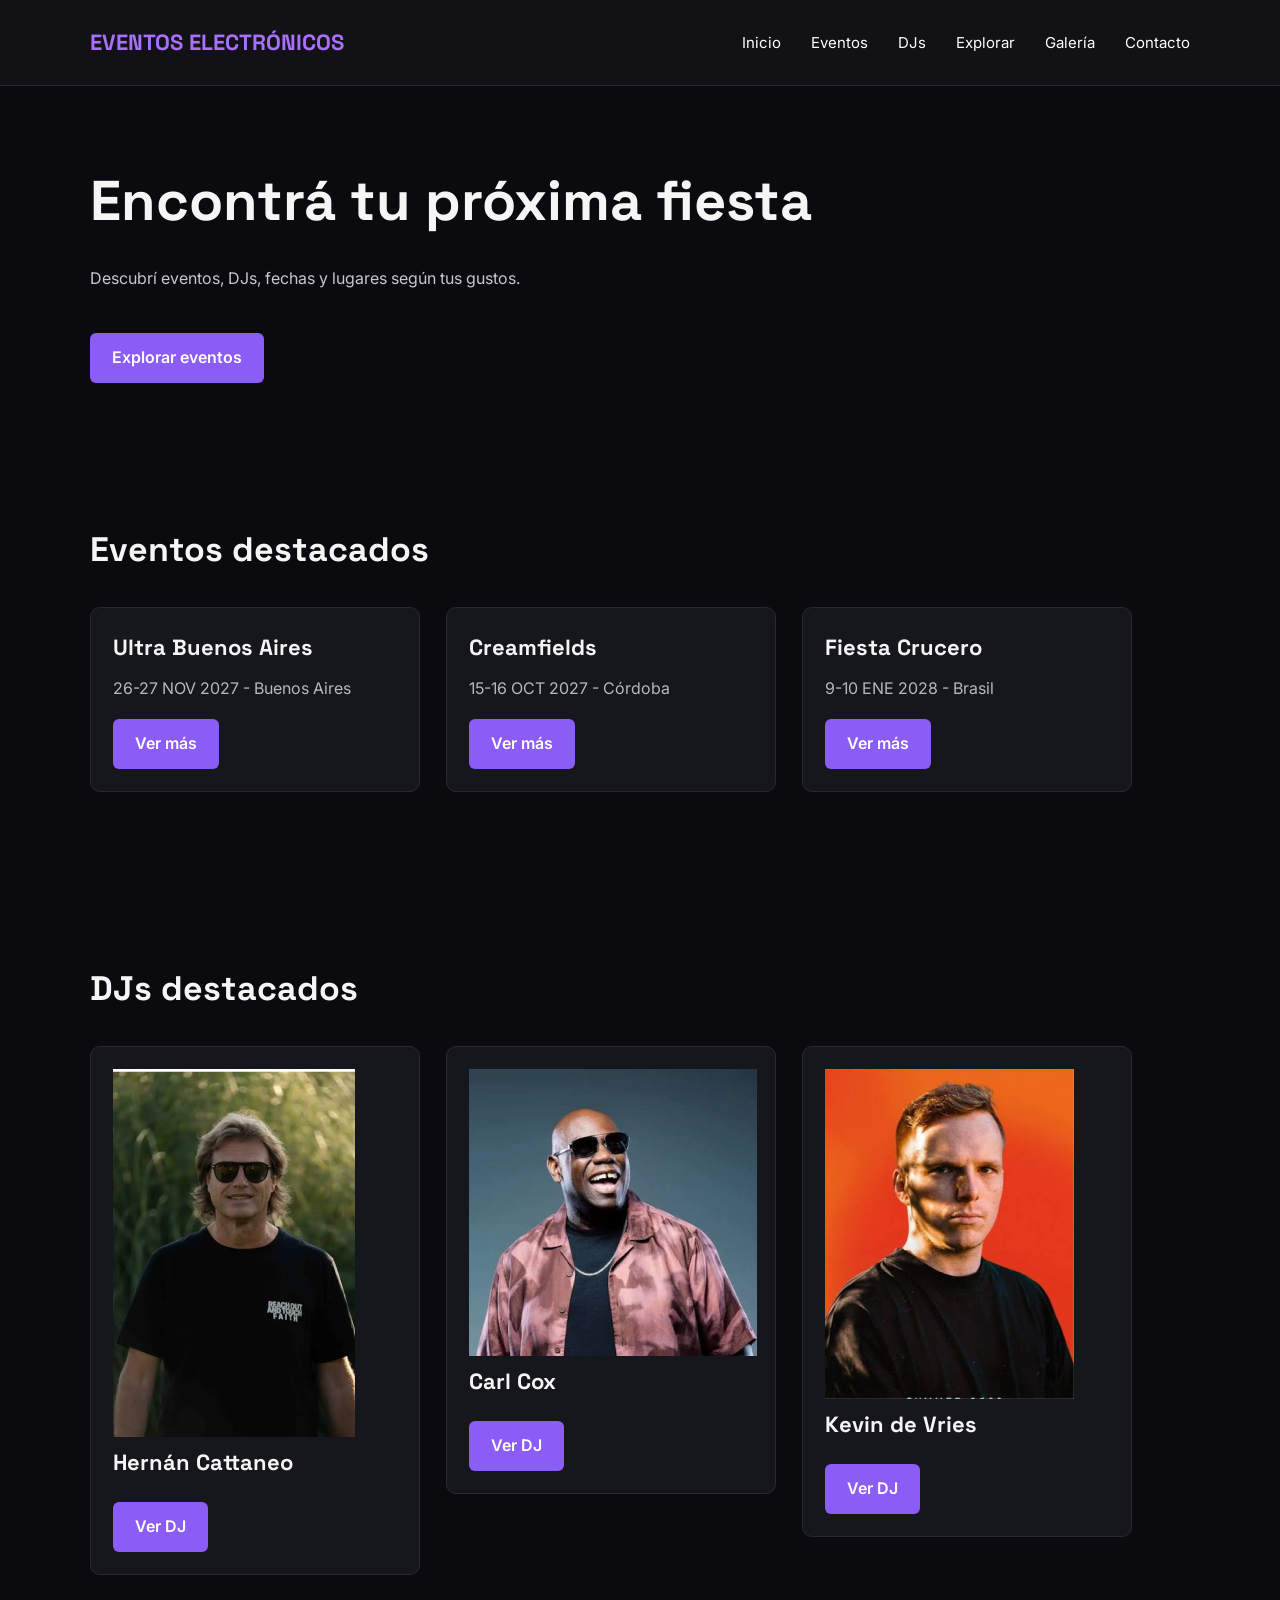
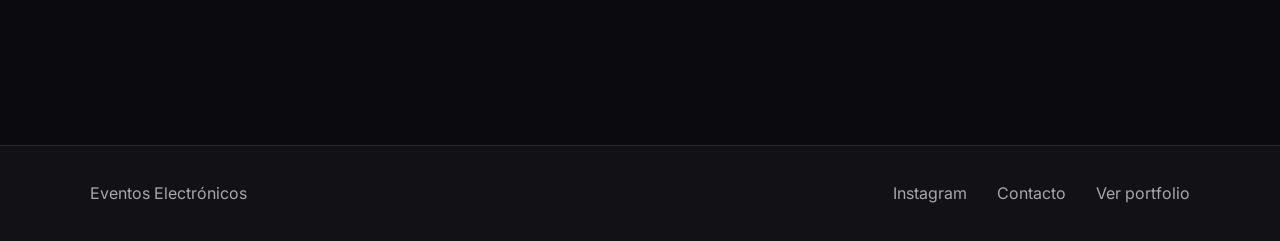
<file: index.html>
<!DOCTYPE html>
<html lang="es">

<head>
    <meta charset="UTF-8">
    <meta name="viewport" content="width=device-width, initial-scale=1.0">

    <title>Inicio | Eventos Electrónicos</title>

    <link rel="stylesheet" href="./css/stylesheet.css">
</head>

<body>

    <header>

        <a href="index.html">EVENTOS ELECTRÓNICOS</a>

        <nav>
            <a href="index.html">Inicio</a>
            <a href="./pages/eventos.html">Eventos</a>
            <a href="./pages/djs.html">DJs</a>
            <a href="./pages/explorar.html">Explorar</a>
            <a href="./pages/galeria.html">Galería</a>
            <a href="./pages/contacto.html">Contacto</a>
        </nav>

    </header>

    <main>

        <section>
            <h1>Encontrá tu próxima fiesta</h1>

            <p>
                Descubrí eventos, DJs, fechas y lugares según tus gustos.
            </p>

            <a href="./pages/eventos.html">Explorar eventos</a>
        </section>


        <section>

            <h2>Eventos destacados</h2>

            <article>
    <h3>Ultra Buenos Aires</h3>
    <p>26-27 NOV 2027 - Buenos Aires</p>
    <a href="./pages/eventos.html">Ver más</a>
</article>

            <article>
    <h3>Creamfields</h3>
    <p>15-16 OCT 2027 - Córdoba</p>
    <a href="./pages/eventos.html">Ver más</a>
</article>

            <article>
    <h3>Fiesta Crucero</h3>
    <p>9-10 ENE 2028 - Brasil</p>
    <a href="./pages/eventos.html">Ver más</a>
</article>
        </section>


        <section>

            <h2>DJs destacados</h2>

            <article>
                <img src="./img/hernan-cattaneo.png" alt="Hernán Cattaneo">
<h3>Hernán Cattaneo</h3>
<a href="./pages/djs.html">Ver DJ</a>
            </article>


            <article>
               <img src="./img/carl-cox.png" alt="Carl Cox">

                <h3>Carl Cox</h3>

                <a href="./pages/djs.html">Ver DJ</a>
            </article>


           <article>
    <img src="./img/kevin-de-vries.png" alt="Kevin de Vries">
    <h3>Kevin de Vries</h3>
    <a href="./pages/djs.html">Ver DJ</a>
         </article>
        </section>

    </main>


   <footer>
    <p>Eventos Electrónicos</p>

    <a href="#">Instagram</a>
    <a href="./pages/contacto.html">Contacto</a>
    <a href="./pages/portfolio.html">Ver portfolio</a>
</footer>
</file>
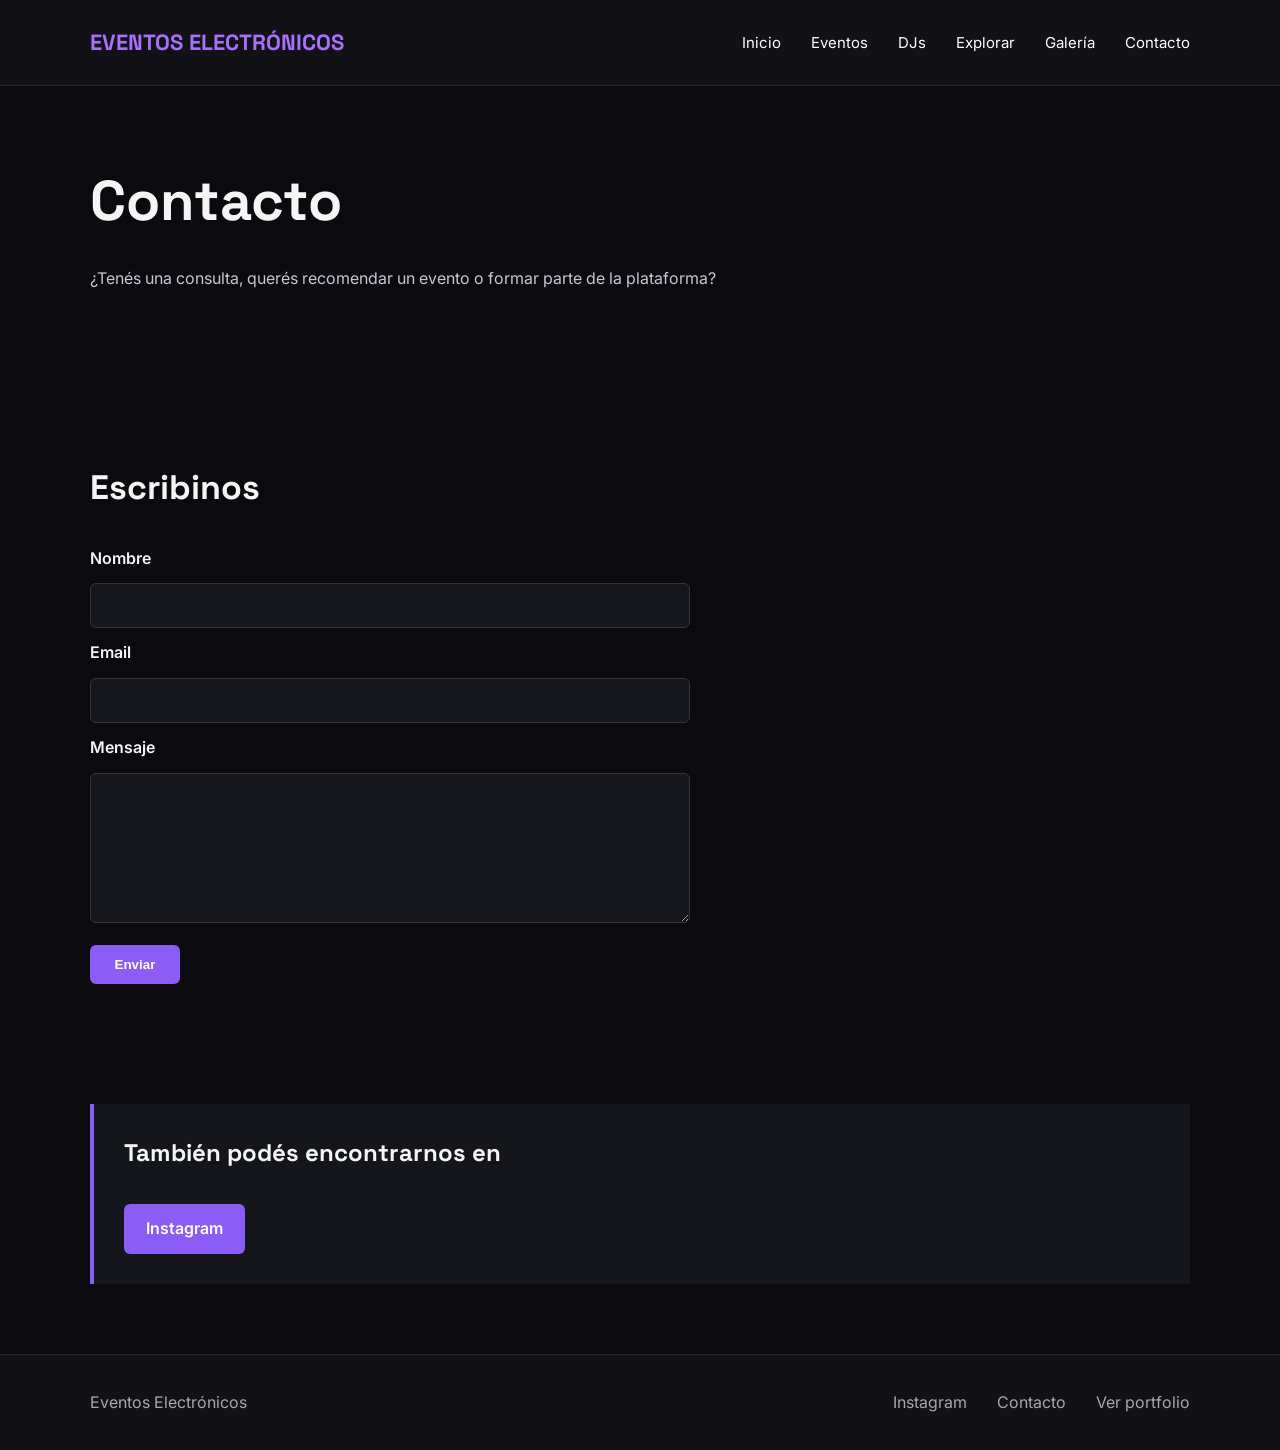
<file: pages/contacto.html>
<!DOCTYPE html>
<html lang="es">

<head>
    <meta charset="UTF-8">
    <meta name="viewport" content="width=device-width, initial-scale=1.0">

    <title>Contacto | Eventos Electrónicos</title>

    <link rel="stylesheet" href="../css/stylesheet.css">
</head>

<body>

    <header>

        <a href="../index.html">EVENTOS ELECTRÓNICOS</a>

        <nav>
            <a href="../index.html">Inicio</a>
            <a href="eventos.html">Eventos</a>
            <a href="djs.html">DJs</a>
            <a href="explorar.html">Explorar</a>
            <a href="galeria.html">Galería</a>
            <a href="contacto.html">Contacto</a>
        </nav>

    </header>

    <main>

        <section>

            <h1>Contacto</h1>

            <p>
                ¿Tenés una consulta, querés recomendar un evento
                o formar parte de la plataforma?
            </p>

        </section>


        <section>

            <h2>Escribinos</h2>

            <form>

                <label for="nombre">Nombre</label>
                <input type="text" id="nombre" name="nombre">

                <label for="email">Email</label>
                <input type="email" id="email" name="email">

                <label for="mensaje">Mensaje</label>
                <textarea id="mensaje" name="mensaje"></textarea>

                <button type="submit">Enviar</button>

            </form>

        </section>


        <aside>

            <h2>También podés encontrarnos en</h2>

            <a href="#">Instagram</a>

        </aside>

    </main>


    <footer>

        <p>Eventos Electrónicos</p>

        <a href="#">Instagram</a>
        <a href="contacto.html">Contacto</a>
        <a href="portfolio.html">Ver portfolio</a>

    </footer>

</body>

</html>
</file>
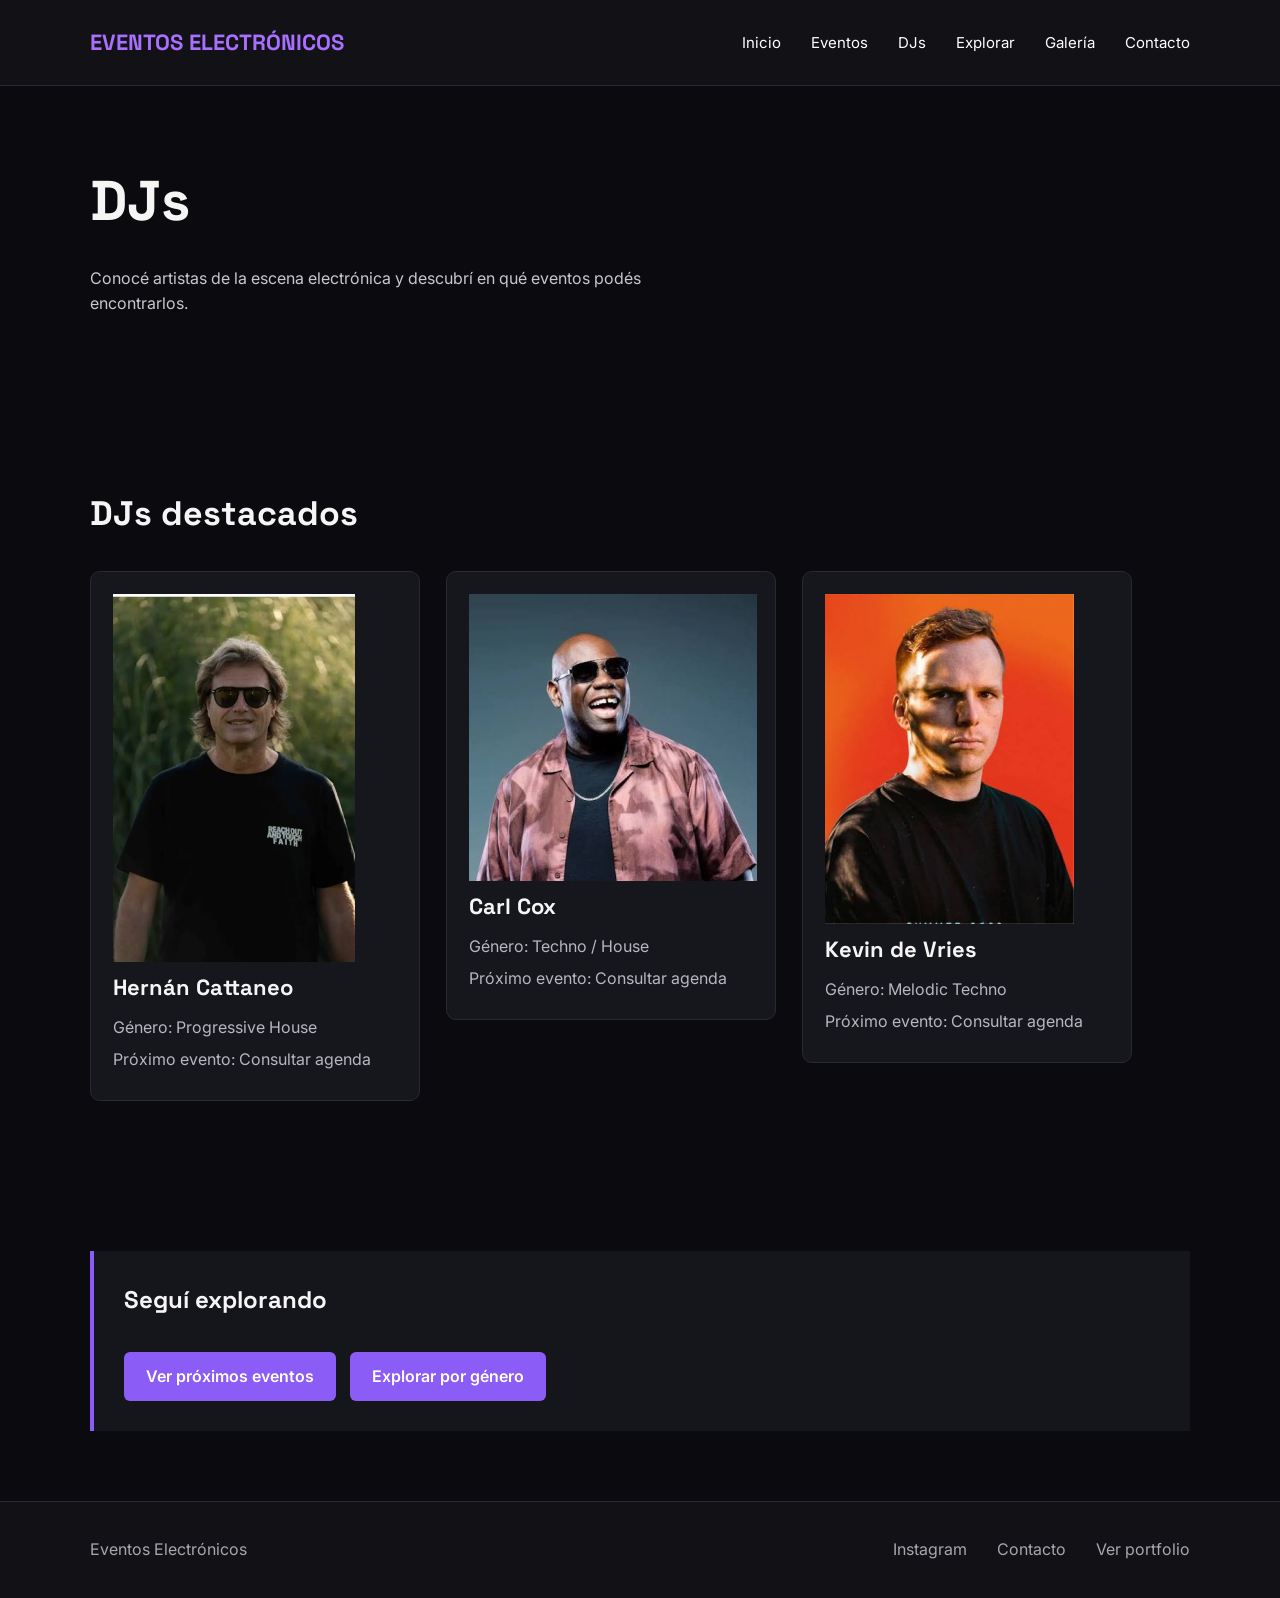
<file: pages/djs.html>
<!DOCTYPE html>
<html lang="es">

<head>
    <meta charset="UTF-8">
    <meta name="viewport" content="width=device-width, initial-scale=1.0">

    <title>DJs | Eventos Electrónicos</title>

    <link rel="stylesheet" href="../css/stylesheet.css">
</head>

<body>

    <header>

        <a href="../index.html">EVENTOS ELECTRÓNICOS</a>

        <nav>
            <a href="../index.html">Inicio</a>
            <a href="eventos.html">Eventos</a>
            <a href="djs.html">DJs</a>
            <a href="explorar.html">Explorar</a>
            <a href="galeria.html">Galería</a>
            <a href="contacto.html">Contacto</a>
        </nav>

    </header>

    <main>

        <section>
            <h1>DJs</h1>

            <p>
                Conocé artistas de la escena electrónica y descubrí
                en qué eventos podés encontrarlos.
            </p>
        </section>


        <section>

            <h2>DJs destacados</h2>

          <article>
    <img src="../img/hernan-cattaneo.png" alt="Hernán Cattaneo">
    <h3>Hernán Cattaneo</h3>
    <p>Género: Progressive House</p>
    <p>Próximo evento: Consultar agenda</p>
          </article>


           <article>
    <img src="../img/carl-cox.png" alt="Carl Cox">
    <h3>Carl Cox</h3>
    <p>Género: Techno / House</p>
    <p>Próximo evento: Consultar agenda</p>
           </article>


           <article>
    <img src="../img/kevin-de-vries.png" alt="Kevin de Vries">
    <h3>Kevin de Vries</h3>
    <p>Género: Melodic Techno</p>
    <p>Próximo evento: Consultar agenda</p>
           </article>
        </section>


        <aside>

            <h2>Seguí explorando</h2>

            <a href="eventos.html">Ver próximos eventos</a>
            <a href="explorar.html">Explorar por género</a>

        </aside>

    </main>


    <footer>

        <p>Eventos Electrónicos</p>

        <a href="#">Instagram</a>
        <a href="contacto.html">Contacto</a>
        <a href="portfolio.html">Ver portfolio</a>

    </footer>

</body>

</html>
</file>
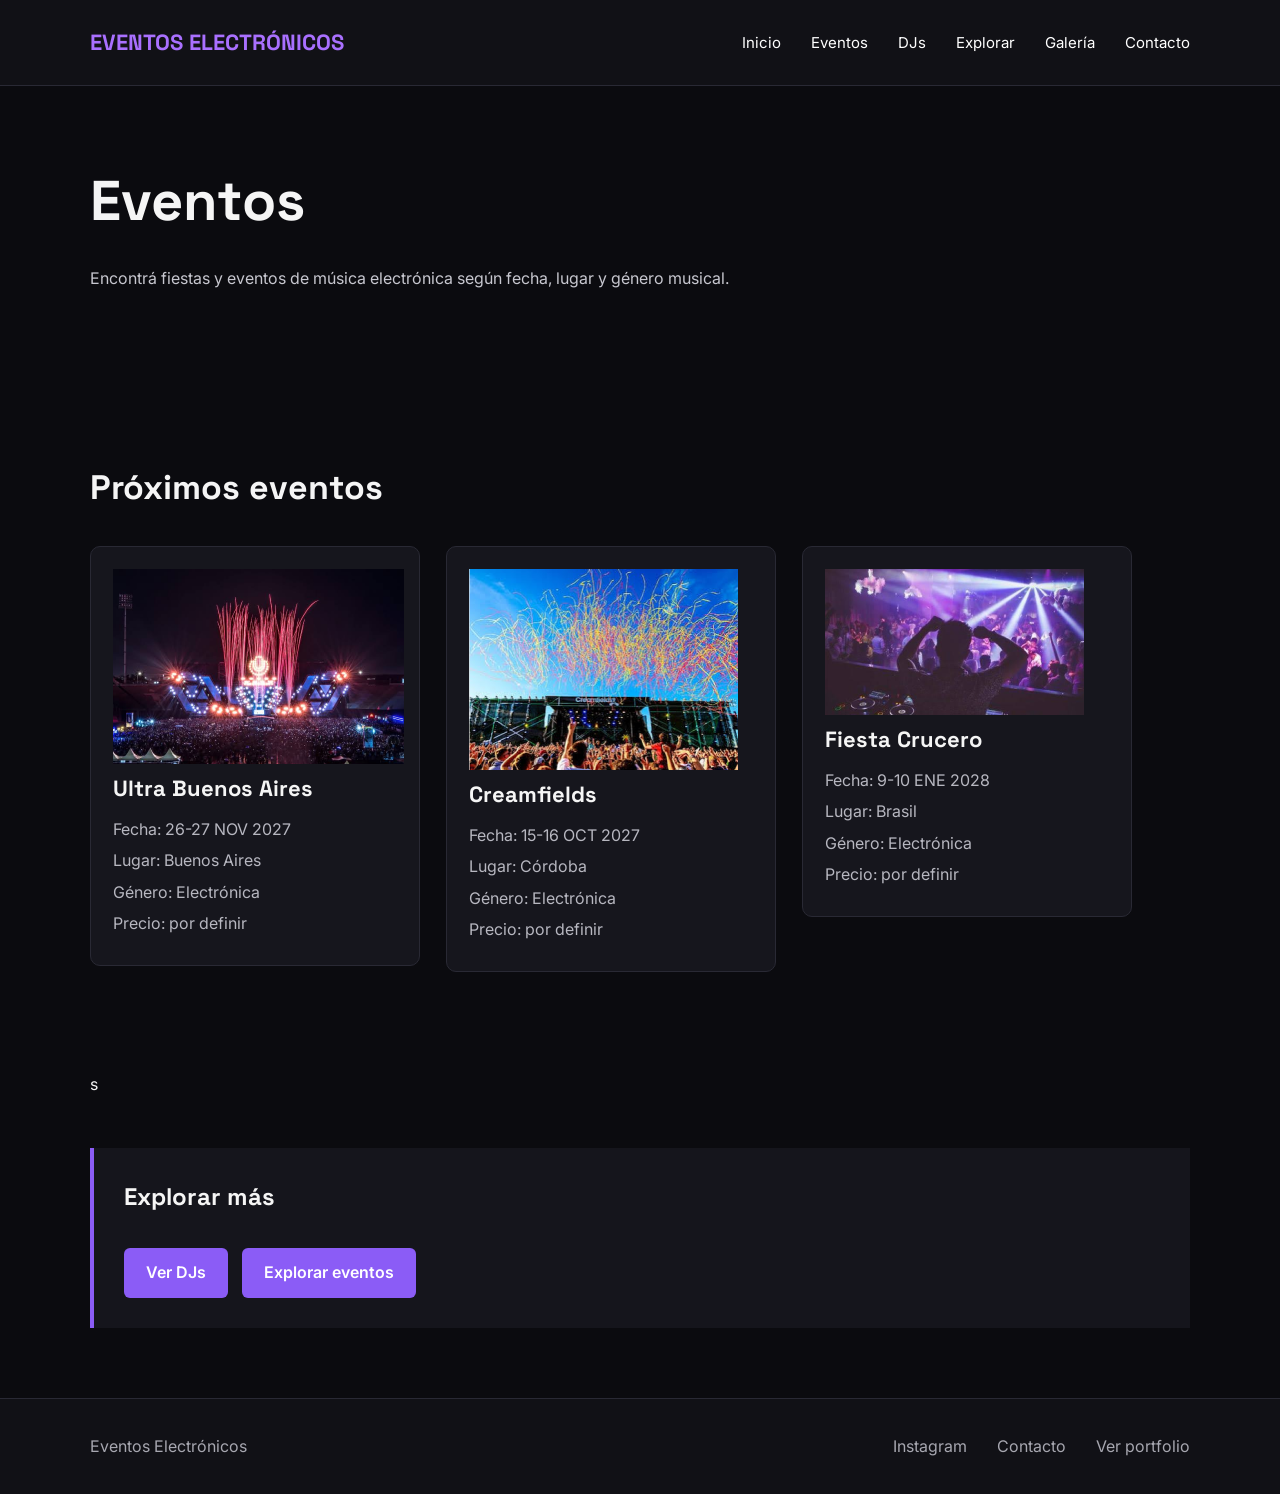
<file: pages/eventos.html>
<!DOCTYPE html>
<html lang="es">

<head>
    <meta charset="UTF-8">
    <meta name="viewport" content="width=device-width, initial-scale=1.0">

    <title>Eventos | Eventos Electrónicos</title>

    <link rel="stylesheet" href="../css/stylesheet.css">
</head>

<body>

    <header>

        <a href="../index.html">EVENTOS ELECTRÓNICOS</a>

        <nav>
            <a href="../index.html">Inicio</a>
            <a href="eventos.html">Eventos</a>
            <a href="djs.html">DJs</a>
            <a href="explorar.html">Explorar</a>
           <a href="galeria.html">Galería</a>
            <a href="contacto.html">Contacto</a>
        </nav>

    </header>

    <main>

        <section>
            <h1>Eventos</h1>

            <p>
                Encontrá fiestas y eventos de música electrónica según fecha,
                lugar y género musical.
            </p>
        </section>


        <section>

            <h2>Próximos eventos</h2>

           <article>
    <img src="../img/ultra-buenos-aires.png" alt="Ultra Buenos Aires">
    <h3>Ultra Buenos Aires</h3>
    <p>Fecha: 26-27 NOV 2027</p>
    <p>Lugar: Buenos Aires</p>
    <p>Género: Electrónica</p>
    <p>Precio: por definir</p>
           </article>


           <article>
    <img src="../img/creamfields.png" alt="Creamfields">
    <h3>Creamfields</h3>
    <p>Fecha: 15-16 OCT 2027</p>
    <p>Lugar: Córdoba</p>
    <p>Género: Electrónica</p>
    <p>Precio: por definir</p>
           </article>


           <article>
    <img src="../img/fiesta-crucero.png" alt="Fiesta Crucero">
    <h3>Fiesta Crucero</h3>
    <p>Fecha: 9-10 ENE 2028</p>
    <p>Lugar: Brasil</p>
    <p>Género: Electrónica</p>
    <p>Precio: por definir</p>
          </article>

        </section>
s

        <aside>

            <h2>Explorar más</h2>

            <a href="djs.html">Ver DJs</a>
            <a href="explorar.html">Explorar eventos</a>

        </aside>

    </main>


    <footer>

        <p>Eventos Electrónicos</p>

        <a href="#">Instagram</a>
        <a href="contacto.html">Contacto</a>
        <a href="portfolio.html">Ver portfolio</a>

    </footer>

</body>

</html>
</file>
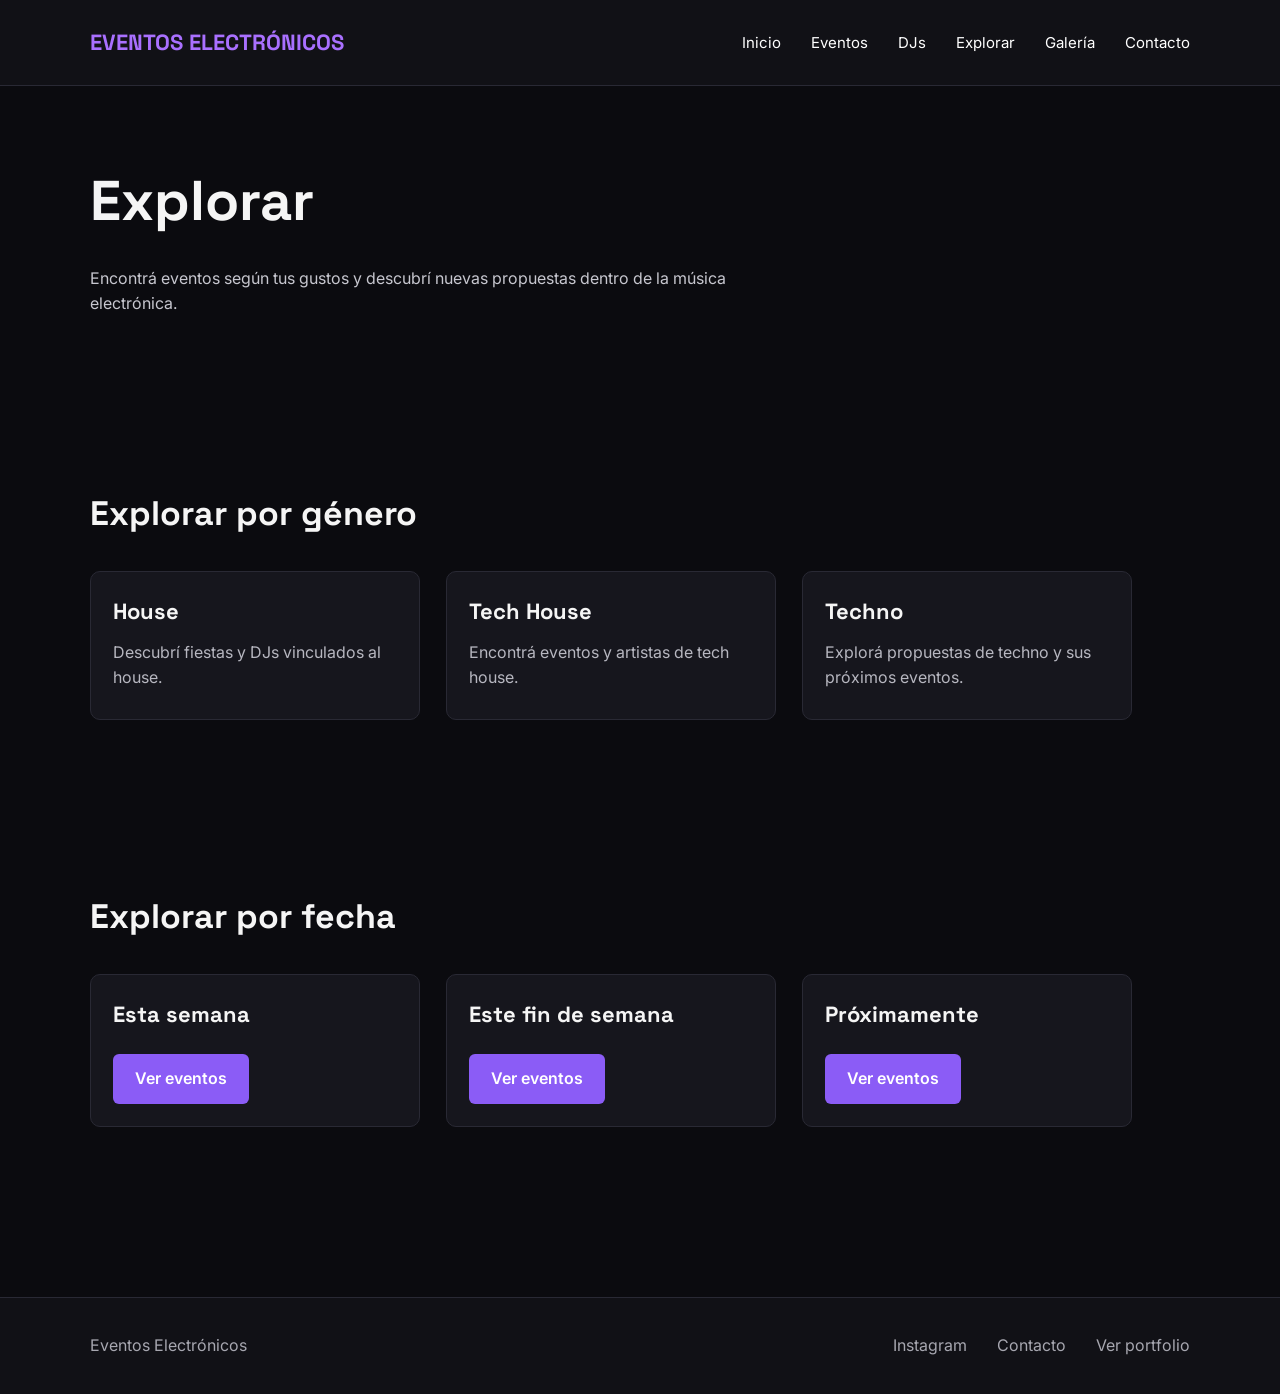
<file: pages/explorar.html>
<!DOCTYPE html>
<html lang="es">

<head>
    <meta charset="UTF-8">
    <meta name="viewport" content="width=device-width, initial-scale=1.0">

    <title>Explorar | Eventos Electrónicos</title>

    <link rel="stylesheet" href="../css/stylesheet.css">
</head>

<body>

    <header>

        <a href="../index.html">EVENTOS ELECTRÓNICOS</a>

        <nav>
            <a href="../index.html">Inicio</a>
            <a href="eventos.html">Eventos</a>
            <a href="djs.html">DJs</a>
            <a href="explorar.html">Explorar</a>
            <a href="galeria.html">Galería</a>
            <a href="contacto.html">Contacto</a>
        </nav>

    </header>

    <main>

        <section>

            <h1>Explorar</h1>

            <p>
                Encontrá eventos según tus gustos y descubrí nuevas propuestas
                dentro de la música electrónica.
            </p>

        </section>


        <section>

            <h2>Explorar por género</h2>

            <article>
                <h3>House</h3>
                <p>Descubrí fiestas y DJs vinculados al house.</p>
            </article>

            <article>
                <h3>Tech House</h3>
                <p>Encontrá eventos y artistas de tech house.</p>
            </article>

            <article>
                <h3>Techno</h3>
                <p>Explorá propuestas de techno y sus próximos eventos.</p>
            </article>

        </section>


        <section>

            <h2>Explorar por fecha</h2>

            <article>
                <h3>Esta semana</h3>
                <a href="eventos.html">Ver eventos</a>
            </article>

            <article>
                <h3>Este fin de semana</h3>
                <a href="eventos.html">Ver eventos</a>
            </article>

            <article>
                <h3>Próximamente</h3>
                <a href="eventos.html">Ver eventos</a>
            </article>

        </section>

    </main>


    <footer>

        <p>Eventos Electrónicos</p>

        <a href="#">Instagram</a>
        <a href="contacto.html">Contacto</a>
        <a href="portfolio.html">Ver portfolio</a>

    </footer>

</body>

</html>
</file>
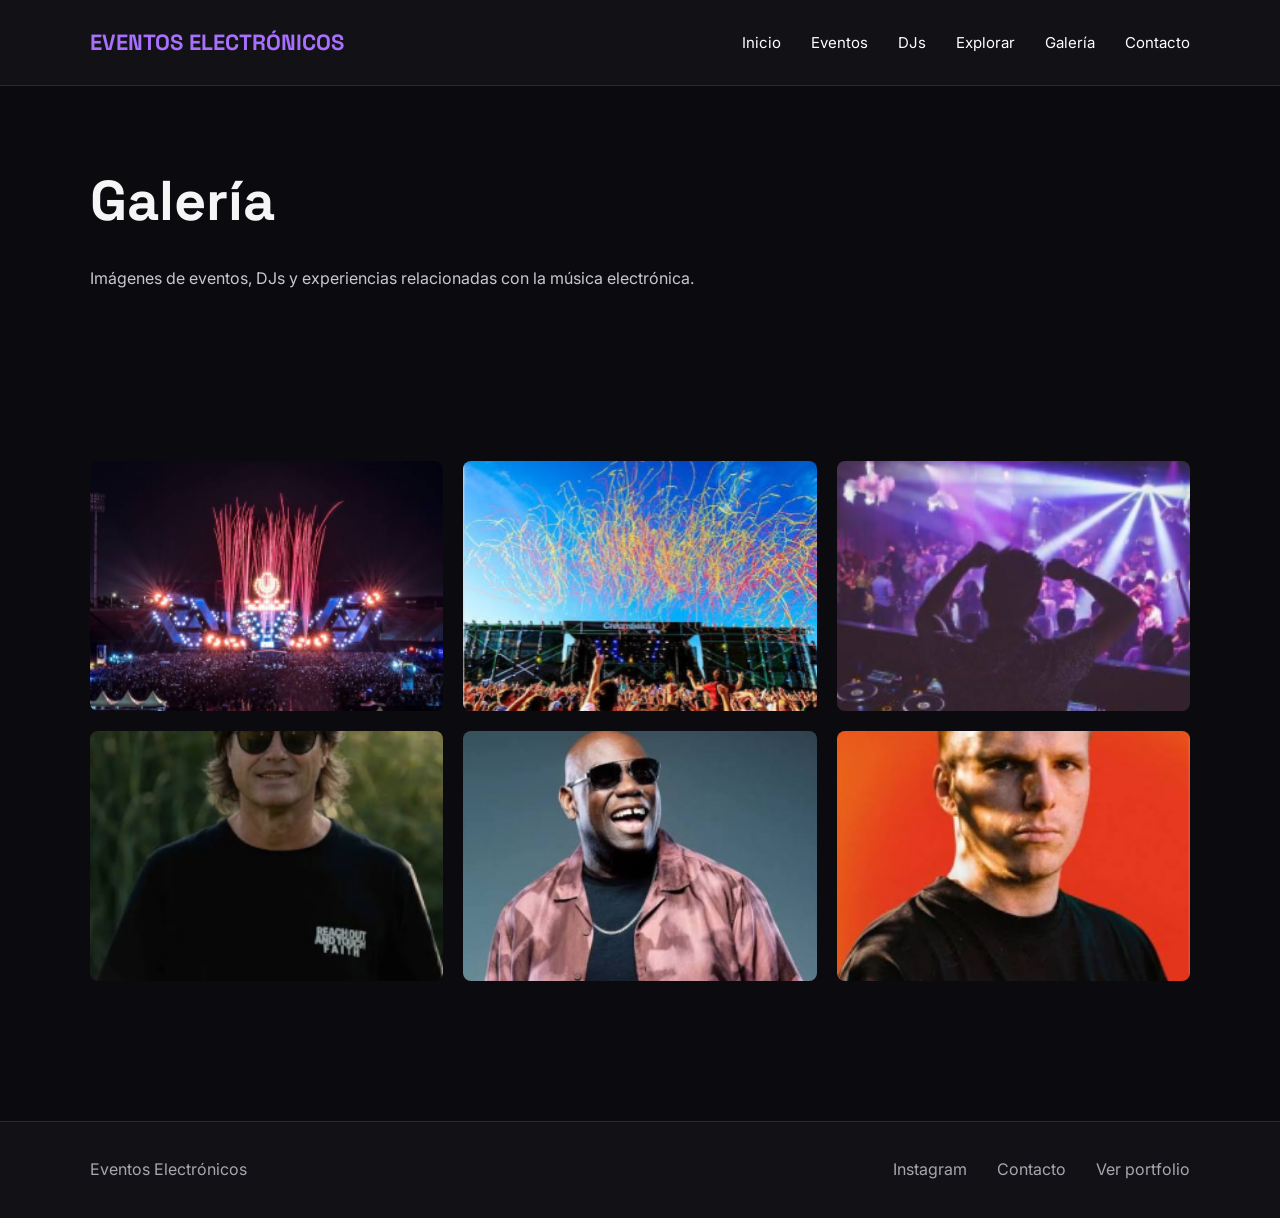
<file: pages/galeria.html>
<!DOCTYPE html>
<html lang="es">

<head>
    <meta charset="UTF-8">
    <meta name="viewport" content="width=device-width, initial-scale=1.0">

    <title>Galería | Eventos Electrónicos</title>

    <link rel="stylesheet" href="../css/stylesheet.css">
    <link rel="stylesheet" href="../css/estilo-grid.css">
</head>

<body>

    <header>
        <a href="../index.html">EVENTOS ELECTRÓNICOS</a>

        <nav>
            <a href="../index.html">Inicio</a>
            <a href="eventos.html">Eventos</a>
            <a href="djs.html">DJs</a>
            <a href="explorar.html">Explorar</a>
            <a href="galeria.html">Galería</a>
            <a href="contacto.html">Contacto</a>
        </nav>
    </header>

    <main>

        <section>
            <h1>Galería</h1>

            <p>
                Imágenes de eventos, DJs y experiencias relacionadas con la música electrónica.
            </p>
        </section>

      <section class="galeria-grid">
           <div>
    <img src="../img/ultra-buenos-aires.png" alt="Ultra Buenos Aires">
</div>

<div>
    <img src="../img/creamfields.png" alt="Creamfields">
</div>

<div>
    <img src="../img/fiesta-crucero.png" alt="Fiesta Crucero">
</div>

<div>
    <img src="../img/hernan-cattaneo.png" alt="Hernán Cattaneo">
</div>

<div>
    <img src="../img/carl-cox.png" alt="Carl Cox">
</div>

<div>
    <img src="../img/kevin-de-vries.png" alt="Kevin de Vries">
</div>

        </section>

    </main>

    <footer>
        <p>Eventos Electrónicos</p>
        <a href="#">Instagram</a>
        <a href="contacto.html">Contacto</a>
        <a href="portfolio.html">Ver portfolio</a>
    </footer>

</body>

</html>
</file>
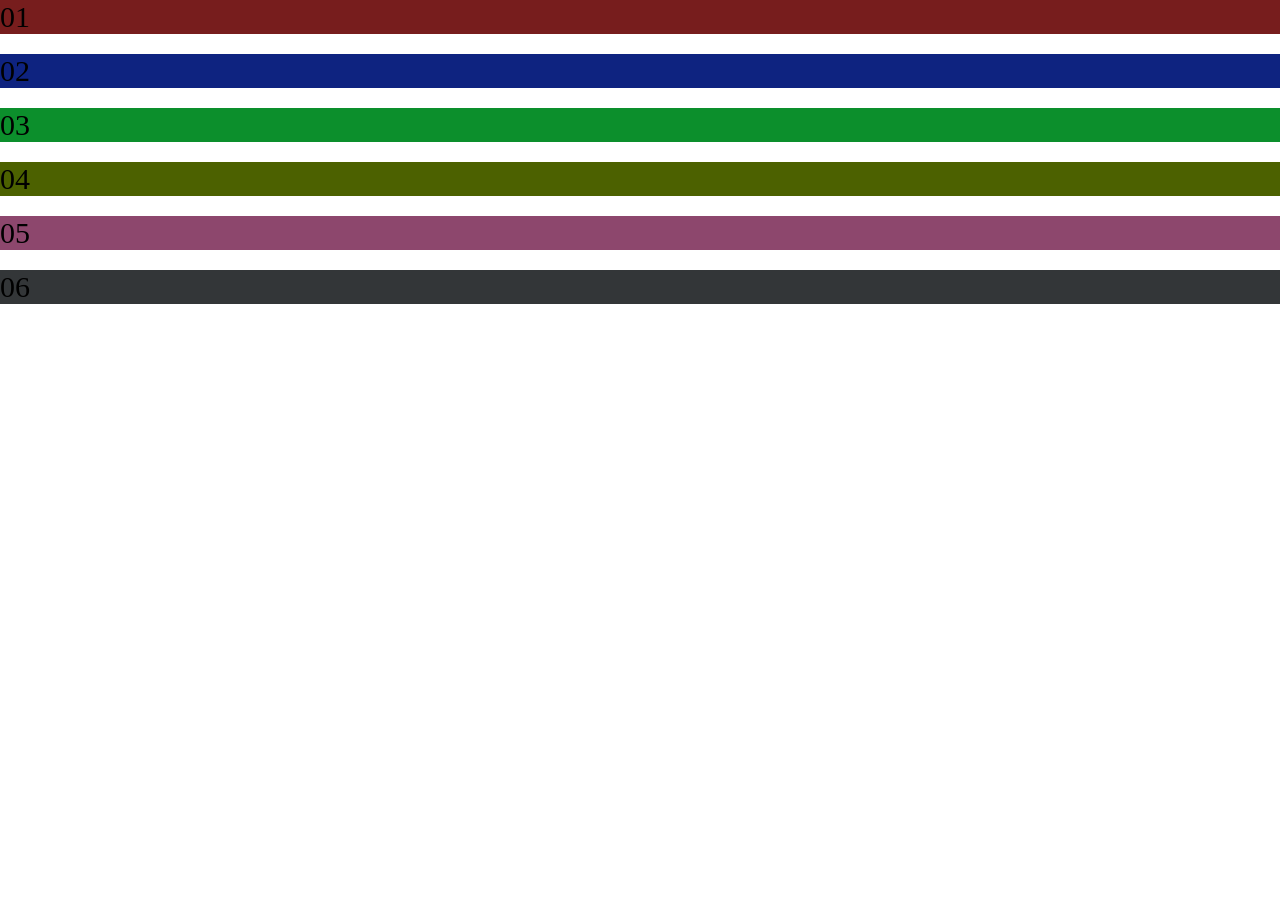
<file: pages/grid-01.html>
<!DOCTYPE html>
<html lang="en">

<head>
<meta charset="UTF-8">
<meta name="viewport" content="width=device-width, initial-scale=1.0">
<link rel="stylesheet" href="../css/estilo-grid.css">
<title>document</title>
</head>
<body>
    <section class="grid">
        <div class="div1">01</div>
        <div class="div2">02</div>
        <div class="div3">03</div>
        <div class="div4">04</div>
        <div class="div5">05</div>
        <div class="div6">06</div>
    </section>


</body>
</html>
</file>
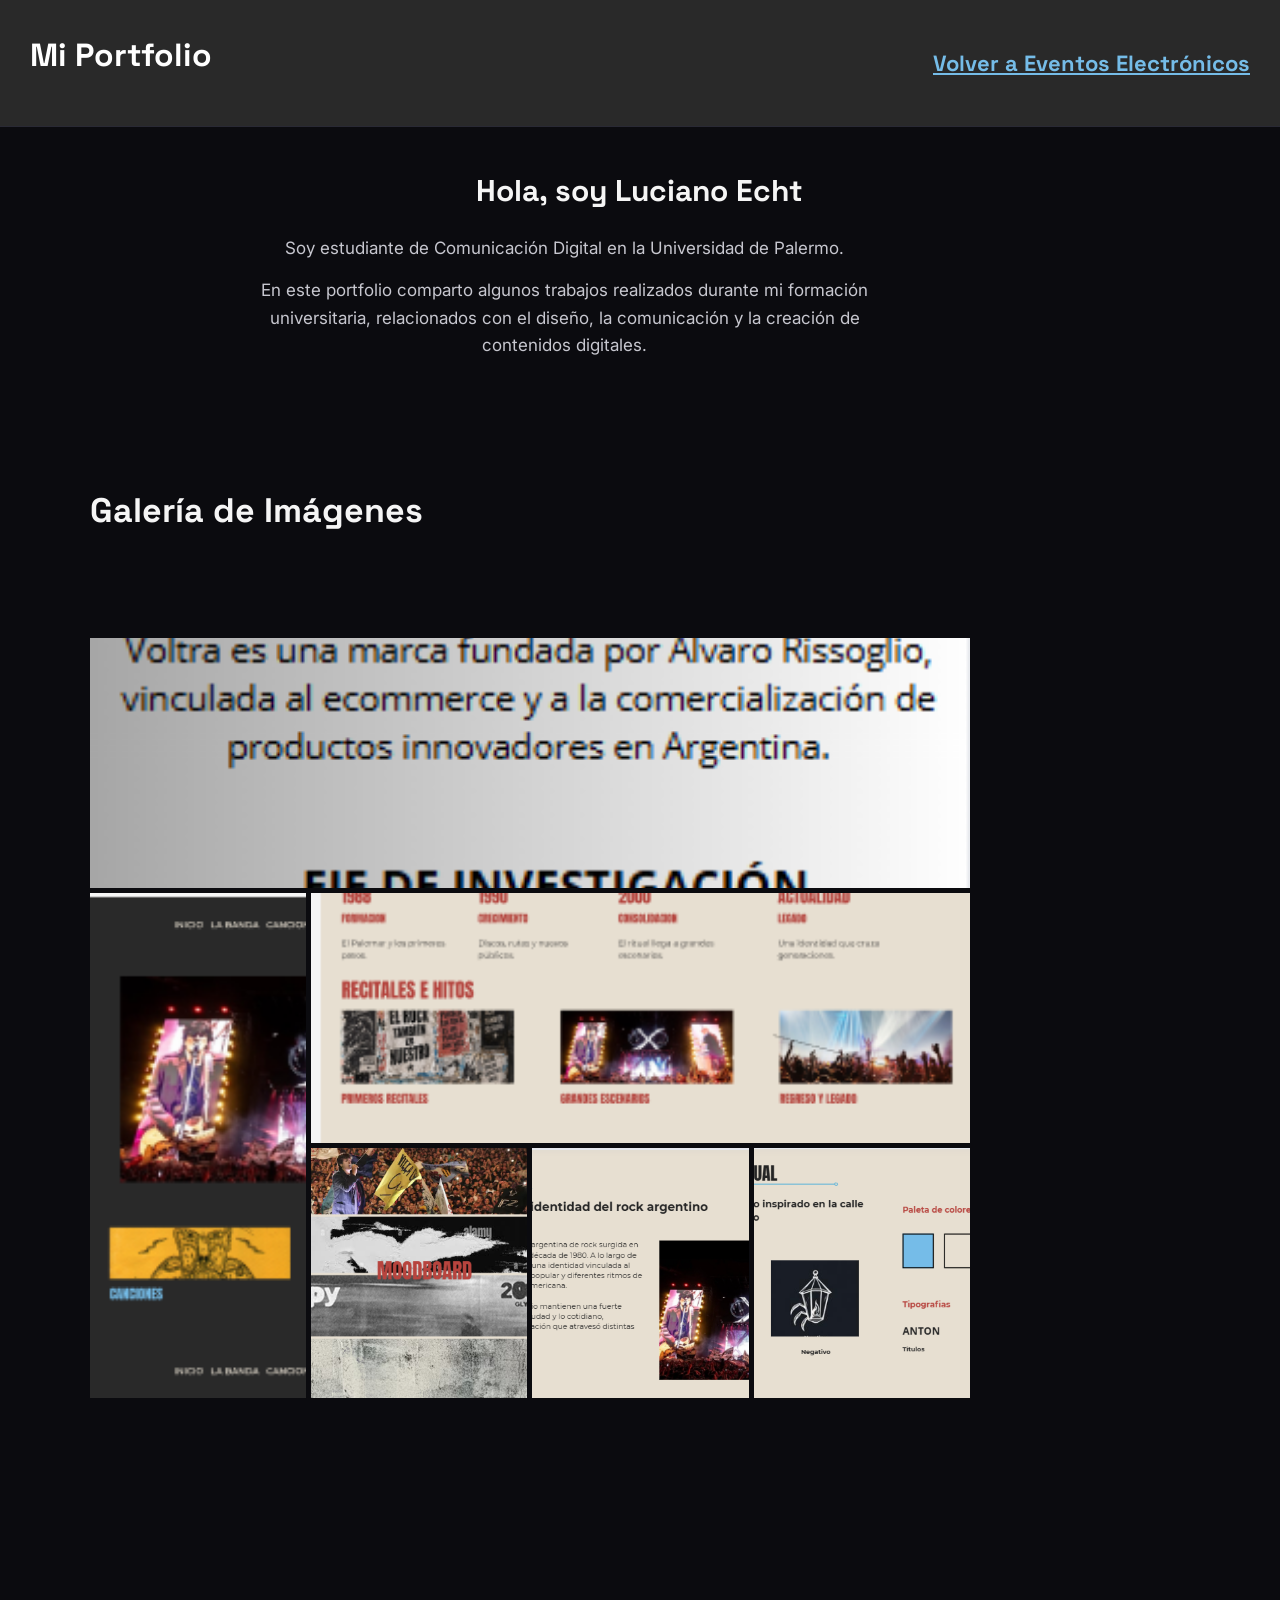
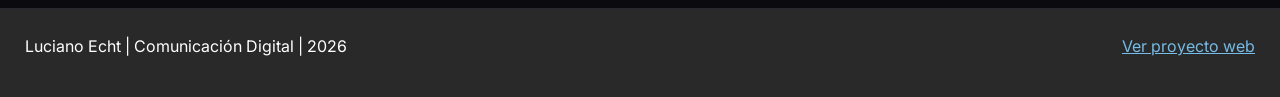
<file: pages/portfolio.html>
<!DOCTYPE html>
<html lang="es">
<head>
    <meta charset="UTF-8">
    <meta name="viewport" content="width=device-width, initial-scale=1.0">
    <link rel="stylesheet" href="../css/stylesheet.css">
    <title>Portfolio - Luciano Echt</title>
</head>

<body>

    <header class="portfolio-header">
        <h1>Mi Portfolio</h1>
        <a href="../index.html">Volver a Eventos Electrónicos</a>
    </header>

    <main>

        <section class="portfolio-presentacion">
            <h2>Hola, soy Luciano Echt</h2>

            <p>
                Soy estudiante de Comunicación Digital en la
                Universidad de Palermo.
            </p>

            <p>
                En este portfolio comparto algunos trabajos
                realizados durante mi formación universitaria,
                relacionados con el diseño, la comunicación
                y la creación de contenidos digitales.
            </p>
        </section>

        <section class="section-principal">
            <h2>Galería de Imágenes</h2>

            <section class="galeria">
                <img class="pic1" alt="Trabajo universitario 1" src="../img/img_1portfolio.jpg">
                <img class="pic2" alt="Trabajo universitario 2" src="../img/img_2portfolio.jpg">
                <img class="pic3" alt="Trabajo universitario 3" src="../img/img_3portfolio.jpg">
                <img class="pic4" alt="Trabajo universitario 4" src="../img/img_4portfolio.jpg">
                <img class="pic5" alt="Trabajo universitario 5" src="../img/img_5portfolio.jpg">
                <img class="pic6" alt="Trabajo universitario 6" src="../img/img_6portfolio.jpg">
            </section>
        </section>

    </main>

    <footer class="portfolio-footer">
        <p>Luciano Echt | Comunicación Digital | 2026</p>
        <a href="../index.html">Ver proyecto web</a>
    </footer>

</body>
</html>
</file>
<file: css/stylesheet.css>
@import url('https://fonts.googleapis.com/css2?family=Inter:wght@400;500;600&family=Space+Grotesk:wght@500;600;700&display=swap');


/* ------------------------------
   CONFIGURACIÓN GENERAL
-------------------------------- */

* {
    margin: 0;
    padding: 0;
    box-sizing: border-box;
}

body {
    background-color: #0B0B0F;
    color: #F5F5F5;
    font-family: 'Inter', sans-serif;
    line-height: 1.6;
}

h1,
h2,
h3 {
    font-family: 'Space Grotesk', sans-serif;
}

a {
    text-decoration: none;
    color: inherit;
}


/* ------------------------------
   HEADER
-------------------------------- */

header {
    display: flex;
    justify-content: space-between;
    align-items: center;

    padding: 25px 7%;

    background-color: #111116;

    border-bottom: 1px solid #292934;
}

header > a {
    font-family: 'Space Grotesk', sans-serif;
    font-weight: 700;
    font-size: 22px;

    color: #A970FF;
}

nav {
    display: flex;
    gap: 30px;
}

nav a {
    color: #FFFFFF;
    font-size: 15px;
}

nav a:hover {
    color: #A970FF;
}


/* ------------------------------
   MAIN
-------------------------------- */

main {
    width: 86%;
    max-width: 1200px;

    margin: auto;
}


/* ------------------------------
   SECCIONES
-------------------------------- */

section {
    padding: 70px 0;
}

section h1 {
    font-size: 56px;
    margin-bottom: 20px;
}

section h2 {
    font-size: 34px;
    margin-bottom: 30px;
}

section > p {
    max-width: 650px;
    margin-bottom: 30px;

    color: #C7C7CF;
}


/* ------------------------------
   BOTONES
-------------------------------- */

section > a,
article a,
aside a {
    display: inline-block;

    background-color: #8B5CF6;
    color: white;

    padding: 12px 22px;
    margin-top: 12px;

    border-radius: 6px;

    font-weight: 600;
}

section > a:hover,
article a:hover,
aside a:hover {
    background-color: #A970FF;
}


/* ------------------------------
   TARJETAS
-------------------------------- */

article {
    display: inline-block;
    vertical-align: top;

    width: 30%;

    margin-right: 2%;
    margin-bottom: 30px;

    padding: 22px;

    background-color: #16161D;

    border: 1px solid #292934;
    border-radius: 10px;
}

article div {
    height: 170px;

    display: flex;
    align-items: center;
    justify-content: center;

    margin-bottom: 20px;

    background-color: #23232D;
    color: #8C8C99;

    border-radius: 6px;
}

article h3 {
    font-size: 22px;
    margin-bottom: 10px;
}

article p {
    color: #B7B7C0;
    margin-bottom: 6px;
}


/* ------------------------------
   ASIDE
-------------------------------- */

aside {
    margin: 50px 0;

    padding: 30px;

    background-color: #15151C;

    border-left: 4px solid #8B5CF6;
}

aside h2 {
    margin-bottom: 20px;
}

aside a {
    margin-right: 10px;
}


/* ------------------------------
   FORMULARIO CONTACTO
-------------------------------- */

form {
    max-width: 600px;

    display: flex;
    flex-direction: column;

    gap: 12px;
}

label {
    font-weight: 600;
}

input,
textarea {
    width: 100%;

    padding: 14px;

    background-color: #16161D;
    color: white;

    border: 1px solid #343440;
    border-radius: 6px;
}

textarea {
    min-height: 150px;
    resize: vertical;
}

button {
    width: fit-content;

    padding: 12px 25px;

    margin-top: 10px;

    border: none;
    border-radius: 6px;

    background-color: #8B5CF6;
    color: white;

    font-weight: 600;

    cursor: pointer;
}

button:hover {
    background-color: #A970FF;
}


/* ------------------------------
   FOOTER
-------------------------------- */

footer {
    margin-top: 70px;

    padding: 35px 7%;

    background-color: #111116;

    border-top: 1px solid #292934;

    display: flex;
    gap: 30px;

    color: #A7A7B0;
}

footer p {
    margin-right: auto;
}


/* ------------------------------
   RESPONSIVE
-------------------------------- */

@media (max-width: 768px) {

    header {
        flex-direction: column;
        gap: 20px;
    }

    nav {
        flex-wrap: wrap;
        justify-content: center;
    }

    section h1 {
        font-size: 40px;
    }

    article {
        width: 46%;
        margin-right: 2%;
        vertical-align: top;
    }

    footer {
        flex-direction: column;
       
}

article img {
    width: 100%;
    height: 220px;
    object-fit: cover;
}
    }
}
@media (max-width: 320px) {

    header {
        flex-direction: column;
        align-items: center;
        gap: 15px;
    }

    nav {
        display: flex;
        flex-wrap: wrap;
        justify-content: center;
        gap: 12px;
    }

    nav a {
        font-size: 14px;
    }

    main {
        padding: 25px 15px;
    }

    h1 {
        font-size: 36px;
    }

    input,
    textarea {
        width: 100%;
    }
    article img {
    width: 100%;
    margin-right: 0;
    height: 220px;
    object-fit: cover;
}
article {
    width: 100%;
    margin-right: 0;
    display: block;
}
    width: 100%;
    height: 220px;
    object-fit: cover;
}
@media (max-width: 320px) {
    article {
        width: 100% !important;
        margin-right: 0 !important;
        display: block !important;
    }

    article img {
        width: 100% !important;
        height: 220px !important;
        object-fit: cover;
    }
}
/**portfolio**/
.section-portfolio {
    display: flex;
    flex-direction: column;
    justify-content: center;
    align-items: center;
}
.section-principal .galeria {
    display: grid;
    grid-template-columns: repeat(4, 1fr);
    grid-template-rows: repeat(3, 15.625rem);
    grid-template-areas: 
        "pic1 pic1 pic1 pic1"
        "pic2 pic3 pic3 pic3"
        "pic2 pic4 pic5 pic6";
        width: 80%;
        gap: .3125rem;
    }
.section-principal .galeria img{
    width: 100%;
    height: 100%;
    object-fit: cover;
}

.pic1 {
    grid-area: pic1;
}
.pic2 {
    grid-area: pic2;
}
.pic3 {
    grid-area: pic3;
}
.pic4 {
    grid-area: pic4;
}
.pic5 {
    grid-area: pic5;
}
.pic6 {
    grid-area: pic6;
}

/* PORTFOLIO PERSONAL */

.portfolio-header {
    background-color: #292929;
    color: white;
    padding: 30px;
    text-align: center;
}

.portfolio-header h1 {
    margin-bottom: 15px;
}

.portfolio-header a,
.portfolio-footer a {
    color: #75bce8;
    text-decoration: underline;
}

.portfolio-presentacion {
    padding: 40px 25px;
    text-align: center;
    max-width: 850px;
    margin: 0 auto;
}

.portfolio-presentacion h2 {
    font-size: 30px;
    margin-bottom: 20px;
}

.portfolio-presentacion p {
    font-size: 17px;
    line-height: 1.6;
    margin-bottom: 15px;
}

.portfolio-footer {
    background-color: #292929;
    color: white;
    text-align: center;
    padding: 25px;
}

.portfolio-footer p {
    margin-bottom: 12px;
}

@media (max-width: 768px) {
    .portfolio-presentacion {
        padding: 25px 15px;
    }

    .portfolio-presentacion h2 {
        font-size: 24px;
    }

    .portfolio-presentacion p {
        font-size: 15px;
    }
}
</file>
<file: css/estilo-grid.css>
*{
    padding: 0;
    margin: 0;
    box-sizing: border-box;
} 
.grid{
    display: grid;
   font-size: 30px;
   width: 100%;
   height: auto;
   gap: 20px; 
   /*grid-template-columns: repeat(6, 1fr);*/
   /*grid-template-rows: 150px 150px 150px 150px;*/
   grid-template-areas:
    "div1 div1 div2 div2"
    "div3 div4 div5 div5"
    "div3 div4 div6 div6"
        

}
.grid .div1{
    background-color: rgb(119, 29, 29);
    grid-area: div1;
}

.grid .div2{
    background-color: rgb(14, 35, 128);
    grid-area: div2;
}

.grid .div3{
    background-color: rgb(12, 143, 44);
    grid-area: div3;
    
}

.grid .div4{
    background-color: rgb(76, 97, 0);
    grid-area: div4;
}

.grid .div5{
    background-color: rgb(141, 71, 109);
    grid-area: div5;
    
}

.grid .div6{
    background-color: rgb(51, 54, 56);
    grid-area: div6;
}

@media(max-width:1280px){
.grid{
  grid-template-areas:
    "div1 div1 div1" 
    "div2 div2 div3" 
    "div4 div5 div6"
    "div4 div5 div6"

}
}

@media(max-width:768px){
.grid{
  grid-template-areas:
    "div1 div1 div1"
    "div2 div2 div2"
    "div3 div4 div5"
    "div3 div4 div5"
    "div6 div6 div6"

}
}

@media(max-width:320px){
.grid{
  grid-template-areas:
    "div1 div1"
    "div2 div2"
    "div3 div3"
    "div4 div4"
    "div5 div5"
    "div6 div6"

}
}

.grid{
        grid-template-areas:
        "div1 div1 div1 div1"
        "div2 div2 div2 div2"
        "div3 div3 div3 div3"
        "div4 div4 div4 div4"
        "div5 div5 div5 div5"
        "div6 div6 div6 div6";
}

.galeria-grid{
    display: grid;
    grid-template-columns: repeat(3, 1fr);
    gap: 20px;
    width: 100%;
}

.galeria-grid img{
    width: 100%;
    height: 250px;
    object-fit: cover;
    display: block;
    border-radius: 8px;
}

@media (max-width: 1200px){
    .galeria-grid{
        grid-template-columns: repeat(3, 1fr);
        gap: 16px;
    }
}

@media (max-width: 768px){
    .galeria-grid{
        grid-template-columns: repeat(2, 1fr);
    }
}

@media (max-width: 320px){
    .galeria-grid{
        grid-template-columns: 1fr;
    }

    .galeria-grid img{
        height: 200px;
    }
}
</file>
